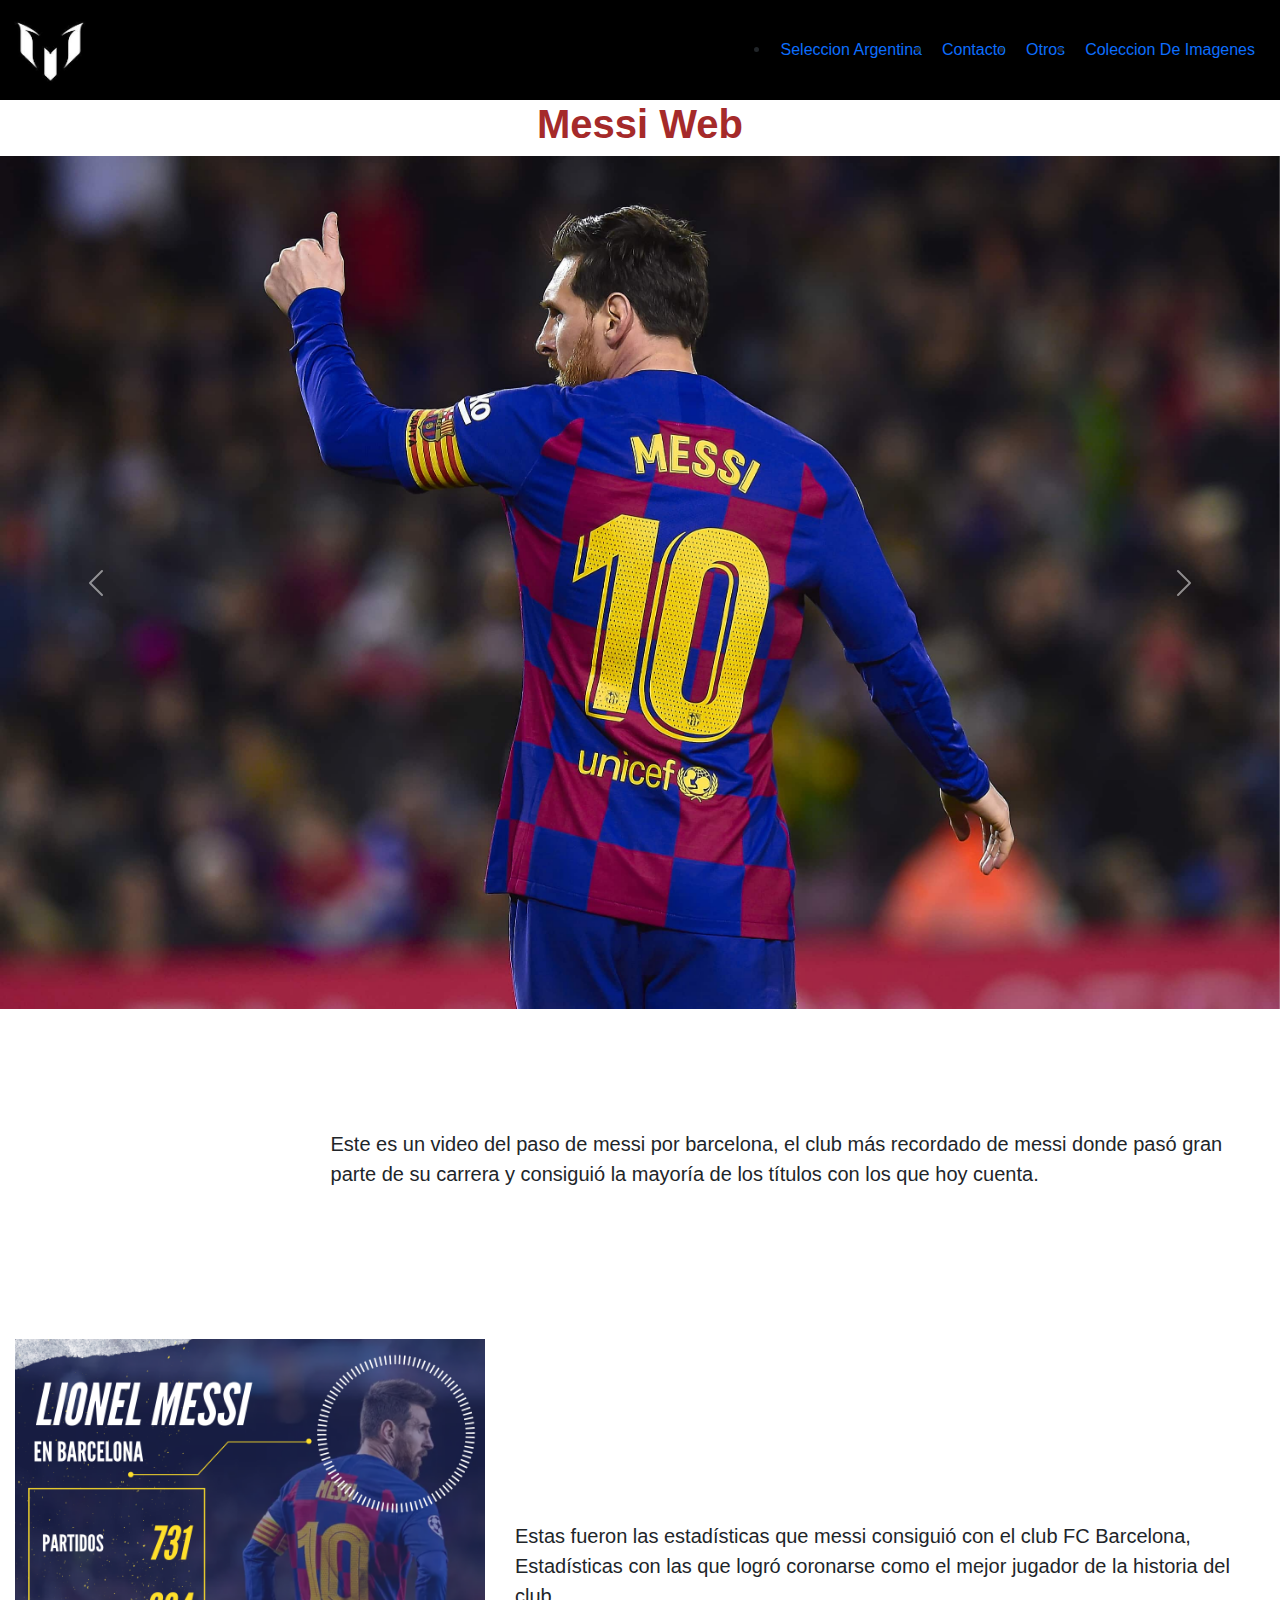
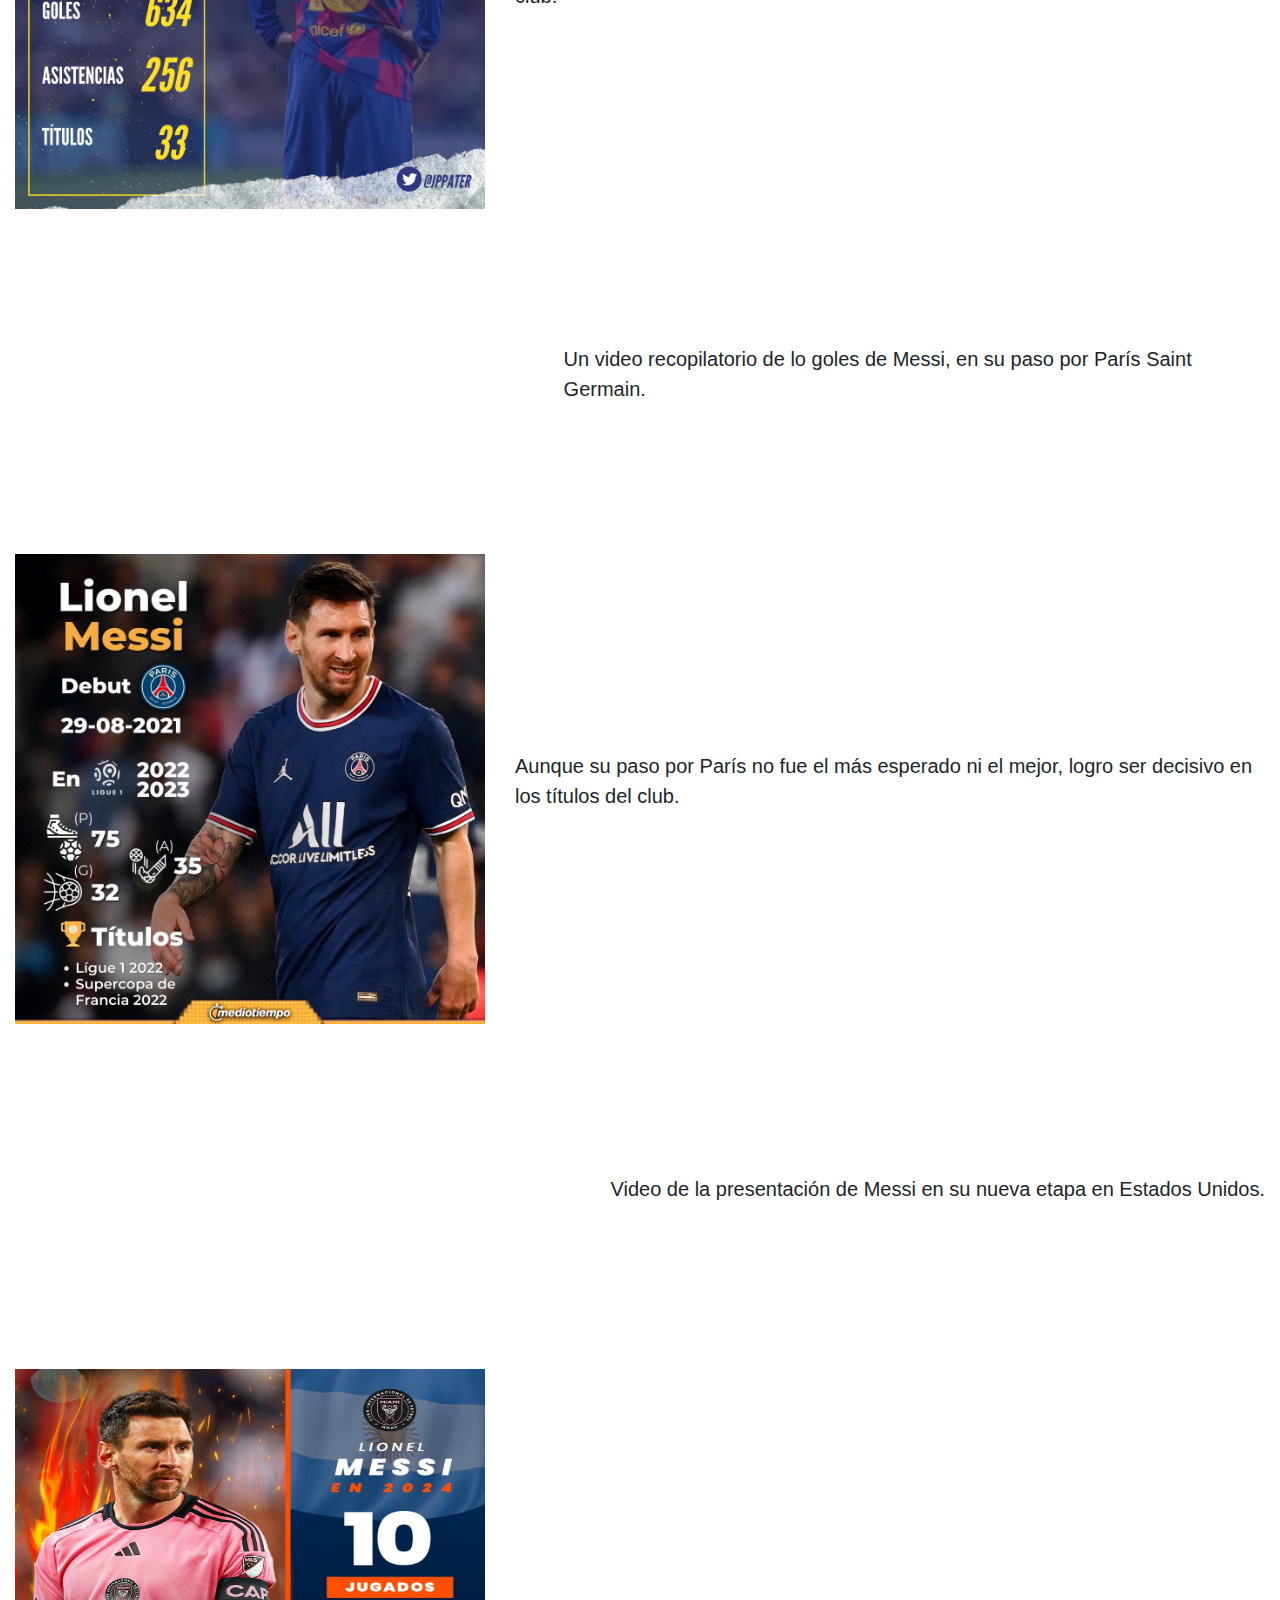
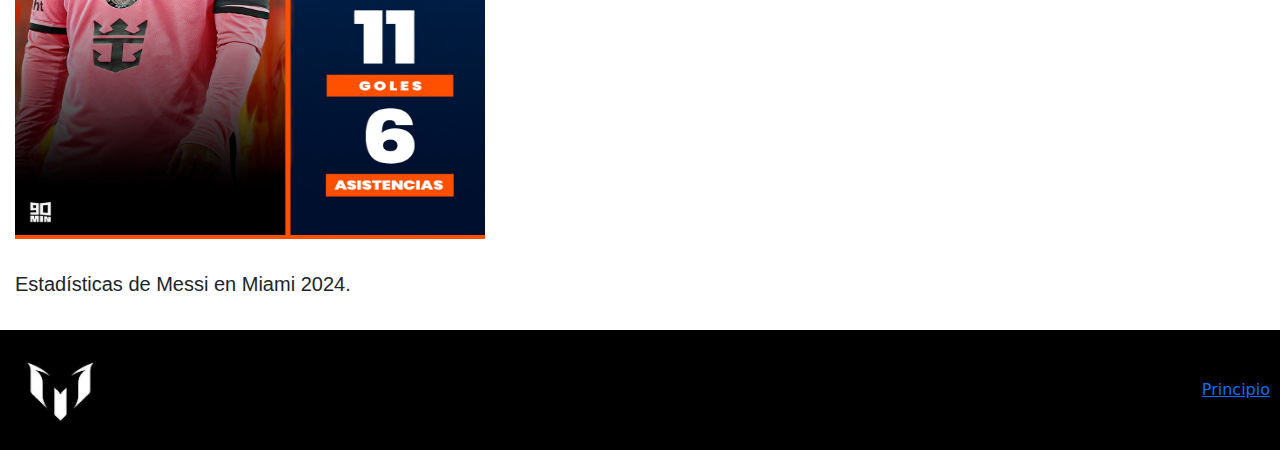
<file: index.html>
<!DOCTYPE html>
<html lang="en">
<head>
    <meta charset="UTF-8">
    <meta name="viewport" content="width=device-width, initial-scale=1.0">
    <title>ProyectoFinal|Castillo</title>
    <link rel="stylesheet" href="css/style.css">
</head>
<body>

    <header>
        <img src="imagenes/Logo/16797841336211.jpg" alt="Logo" class="logo">
        <nav>
            <ul>
                <li><a href="html/argentina.html">Seleccion Argentina </a></li>
                <li><a href="html/contacto.html">Contacto </a></li>
                <li><a href="html/otros.html">Otros </a></li>
                <li><a href="html/coleccionDeImagenes.html">Coleccion De Imagenes </a></li>
            </ul>
        </nav>
    </header>

    <div>
        <h1 class="messiweb"><strong>Messi Web</strong></h1>
        <div id="carouselExample" class="carousel slide">
            <div class="carousel-inner">
              <div class="carousel-item active">
                <img src="imagenes/Barcelona/lionel-messi-barcelona.jpg" class="d-block w-100" alt="barcelona">
              </div>
              <div class="carousel-item">
                <img src="imagenes/PSG/230604065456-01-lionel-messi-psg-0603.jpg" class="d-block w-100" alt="psg">
              </div>
              <div class="carousel-item">
                <img src="imagenes/InterMiami/lionel-messi-inter-miami.webp" class="d-block w-100" alt="intermiami">
              </div>
            </div>
            <button class="carousel-control-prev" type="button" data-bs-target="#carouselExample" data-bs-slide="prev">
              <span class="carousel-control-prev-icon" aria-hidden="true"></span>
              <span class="visually-hidden">Previous</span>
            </button>
            <button class="carousel-control-next" type="button" data-bs-target="#carouselExample" data-bs-slide="next">
              <span class="carousel-control-next-icon" aria-hidden="true"></span>
              <span class="visually-hidden">Next</span>
            </button>
          </div>
    </div>

    <div class="Barcelona">
        <section class="section1barcelona"> 
            <iframe width="560" height="315" src="https://www.youtube.com/embed/jqlxti9oYzw?si=rKlfAChsulRVw2VB" title="YouTube video player" frameborder="0" allow="accelerometer; autoplay; clipboard-write; encrypted-media; gyroscope; picture-in-picture; web-share" referrerpolicy="strict-origin-when-cross-origin" allowfullscreen></iframe>
            <p>Este es un video del paso de messi por barcelona, el club más recordado de messi donde pasó gran parte de su carrera y consiguió la mayoría de los títulos con los que hoy cuenta.<p> 
        </section>
        <section class="section2barcelona">
            <img src="imagenes/Barcelona/estadisticas.png" alt="Estadisticas" class="estadisticas">
            <p>Estas fueron las estadísticas que messi consiguió con el club FC Barcelona, Estadísticas con las que logró coronarse como el mejor jugador de la historia del club.</p>
         </section>
    </div>
        
    <div class="PSG">
        <section class="section1psg">
            <iframe width="560" height="315" src="https://www.youtube.com/embed/bth3AQSqd7I?si=EnwzUM6GKWnVpIex" title="YouTube video player" frameborder="0" allow="accelerometer; autoplay; clipboard-write; encrypted-media; gyroscope; picture-in-picture; web-share" referrerpolicy="strict-origin-when-cross-origin" allowfullscreen></iframe>
            <p>Un video recopilatorio de lo goles de Messi, en su paso por París Saint Germain.</p>
        </section>
        <section class="section2psg">
            <img src="imagenes/PSG/estadisticas.jpg" alt="Estadisticas Psg" class="estadisticas">
            <p>Aunque su paso por París no fue el más esperado ni el mejor, logro ser decisivo en los títulos del club.</p>
        </section>
    </div>
    
    <div class="Inter Miami">

        <section class="section1intermiami">
            <iframe width="560" height="315" src="https://www.youtube.com/embed/esB0AkFIDeE?si=73RFMzTrDDKlBKxy" title="YouTube video player" frameborder="0" allow="accelerometer; autoplay; clipboard-write; encrypted-media; gyroscope; picture-in-picture; web-share" referrerpolicy="strict-origin-when-cross-origin" allowfullscreen></iframe>
            <p>Video de la presentación de Messi en su nueva etapa en Estados Unidos.</p> 
        </section>

        <section class="section2intermiami"> 
            <img src="imagenes/InterMiami/438818046_832115215609360_4021606353054203490_n.jpg" alt="Estadisticas 2024" class="estadisticas">
            <p>Estadísticas de Messi en Miami 2024.</p>

        </section>

    </div>
    
    <footer class="footer"> 
        <img src="imagenes/Logo/16797841336211.jpg" alt="Logo" class="logo">
        <a href="#">Principio</a>
    </footer>

    <link href="https://cdn.jsdelivr.net/npm/bootstrap@5.3.3/dist/css/bootstrap.min.css" rel="stylesheet" integrity="sha384-QWTKZyjpPEjISv5WaRU9OFeRpok6YctnYmDr5pNlyT2bRjXh0JMhjY6hW+ALEwIH" crossorigin="anonymous">

</body>
</html>
</file>
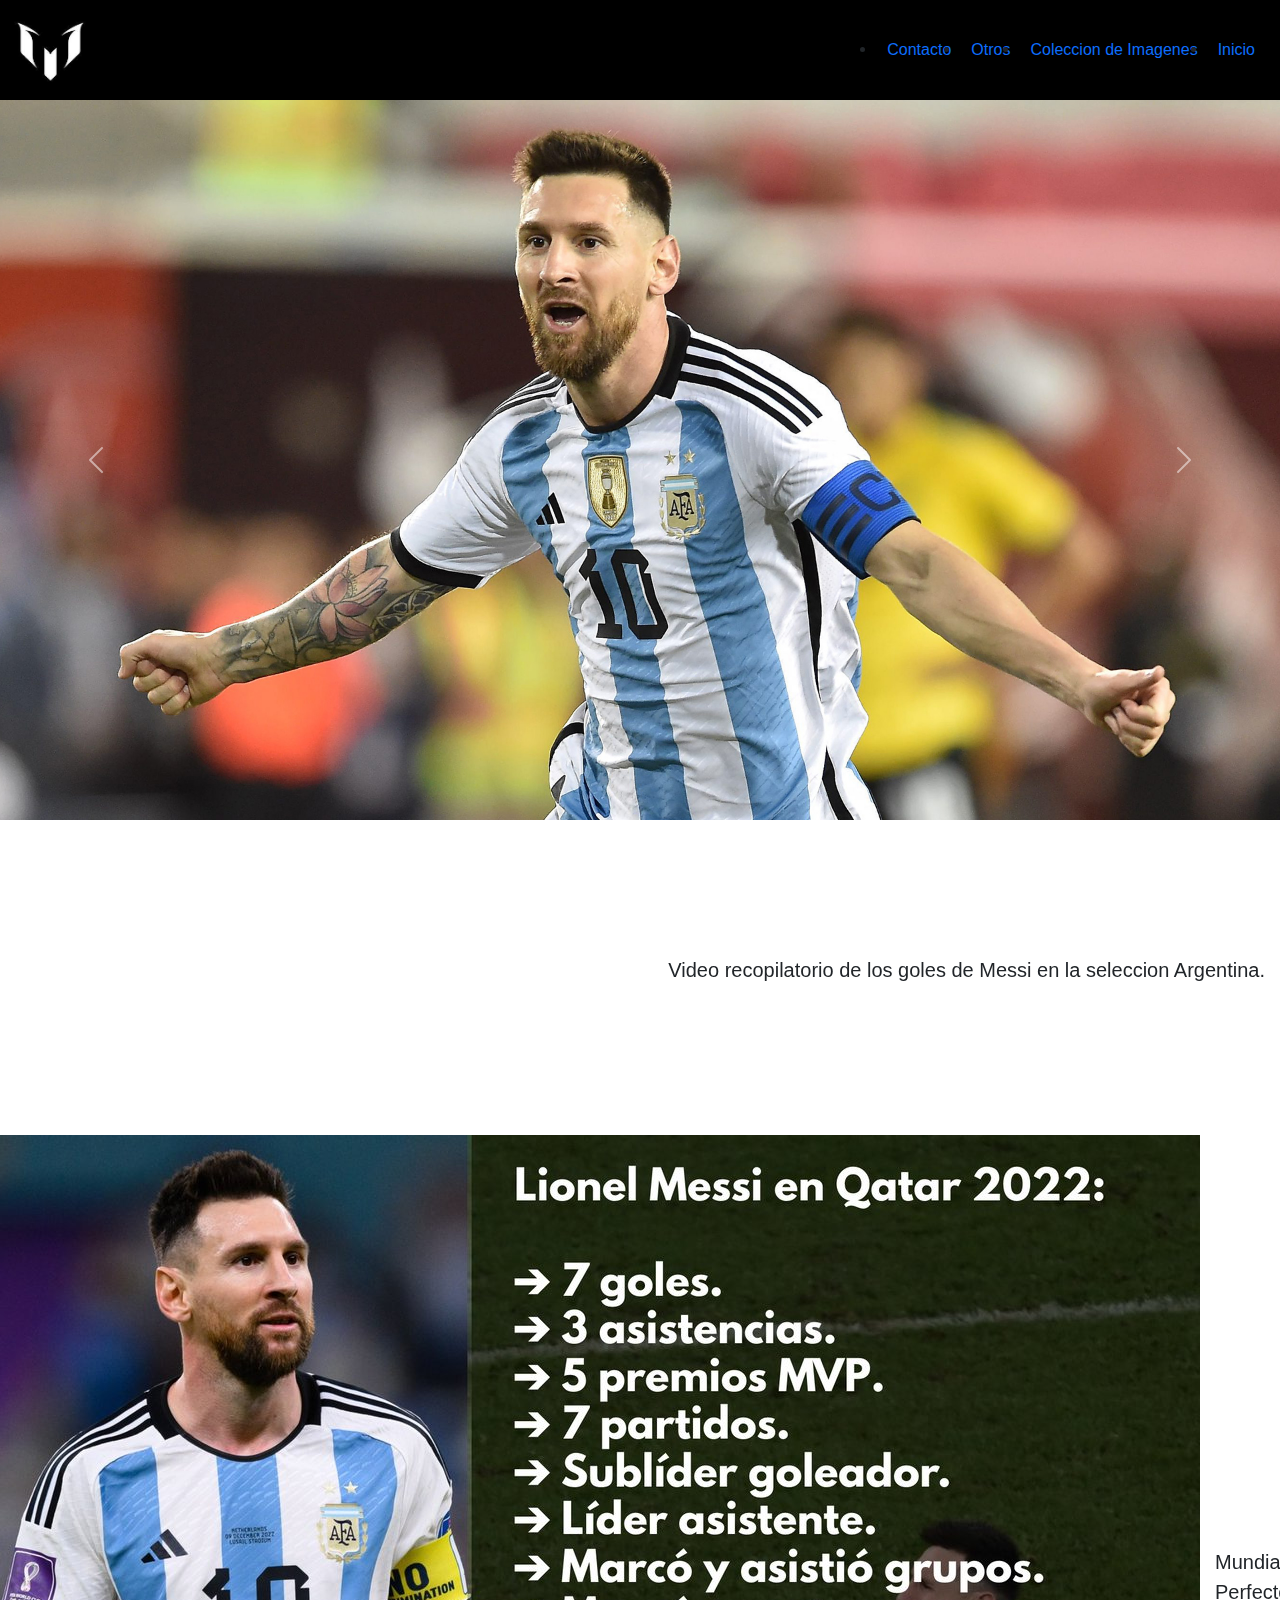
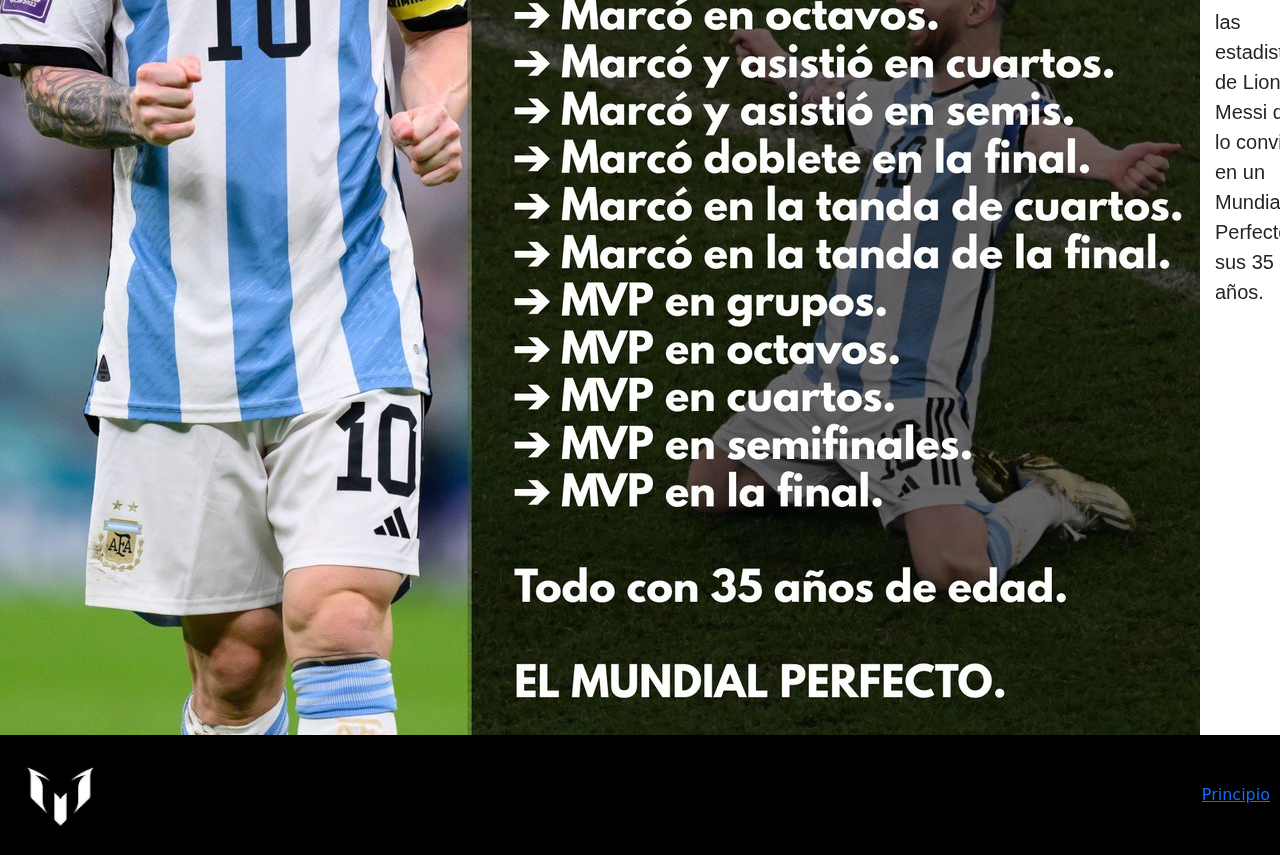
<file: html/argentina.html>
<!DOCTYPE html>
<html lang="en">
<head>
    <meta charset="UTF-8">
    <meta name="viewport" content="width=device-width, initial-scale=1.0">
    <title>Seleccion Argentina</title>
    <link rel="stylesheet" href="../css/style.css">
</head>
<body>
    <header>
        <img src="/imagenes/Logo/16797841336211.jpg" alt="Logo" class="logo">
        <nav>
            <ul>
                <li><a href="/html/contacto.html">Contacto</a></li>
                <li><a href="/html/otros.html">Otros</a></li>
                <li><a href="/html/coleccionDeImagenes.html">Coleccion de Imagenes</a></li>
                <li><a href="../index.html">Inicio</a></li>
            </ul>
        </nav>
    </header>

    <div id="carouselExample" class="carousel slide">
        <div class="carousel-inner">
          <div class="carousel-item active">
            <img src="/imagenes/Argentina/lionel-messi-2223-argentina-1.jpg" class="d-block w-100" alt="#">
          </div>
          <div class="carousel-item">
            <img src="/imagenes/Argentina/messi_seleccion_argentina_panama_monumental.webp" class="d-block w-100" alt="#">
          </div>
          <div class="carousel-item">
            <img src="/imagenes/Argentina/messi-vacaciones.webp" class="d-block w-100" alt="#">
          </div>
        </div>
        <button class="carousel-control-prev" type="button" data-bs-target="#carouselExample" data-bs-slide="prev">
          <span class="carousel-control-prev-icon" aria-hidden="true"></span>
          <span class="visually-hidden">Previous</span>
        </button>
        <button class="carousel-control-next" type="button" data-bs-target="#carouselExample" data-bs-slide="next">
          <span class="carousel-control-next-icon" aria-hidden="true"></span>
          <span class="visually-hidden">Next</span>
        </button>
      </div>

    <div class="Argentina">
      <section class="argentina video">
        <iframe width="560" height="315" src="https://www.youtube.com/embed/aTK5oB3-ITg?si=VORmfZ5M3EwsqMtF" title="YouTube video player" frameborder="0" allow="accelerometer; autoplay; clipboard-write; encrypted-media; gyroscope; picture-in-picture; web-share" referrerpolicy="strict-origin-when-cross-origin" allowfullscreen></iframe>
        <p>Video recopilatorio de los goles de Messi en la seleccion Argentina.</p>
      </section>
    
      <section class="mundialperfecto">
        <img src="/imagenes/Argentina/perfecto.jpg" alt="Perfecto">
        <p>Mundial Perfecto, las estadisticas de Lionel Messi que lo convierte en un Mundial Perfecto a sus 35 años.</p>
      </section>
      </div>

    <footer class="footer">
        <img src="/imagenes/Logo/16797841336211.jpg" alt="Logo" class="logo">
        <a href="#">Principio</a>
    </footer>

    <link href="https://cdn.jsdelivr.net/npm/bootstrap@5.3.3/dist/css/bootstrap.min.css" rel="stylesheet" integrity="sha384-QWTKZyjpPEjISv5WaRU9OFeRpok6YctnYmDr5pNlyT2bRjXh0JMhjY6hW+ALEwIH" crossorigin="anonymous">

</body>
</html>
</file>
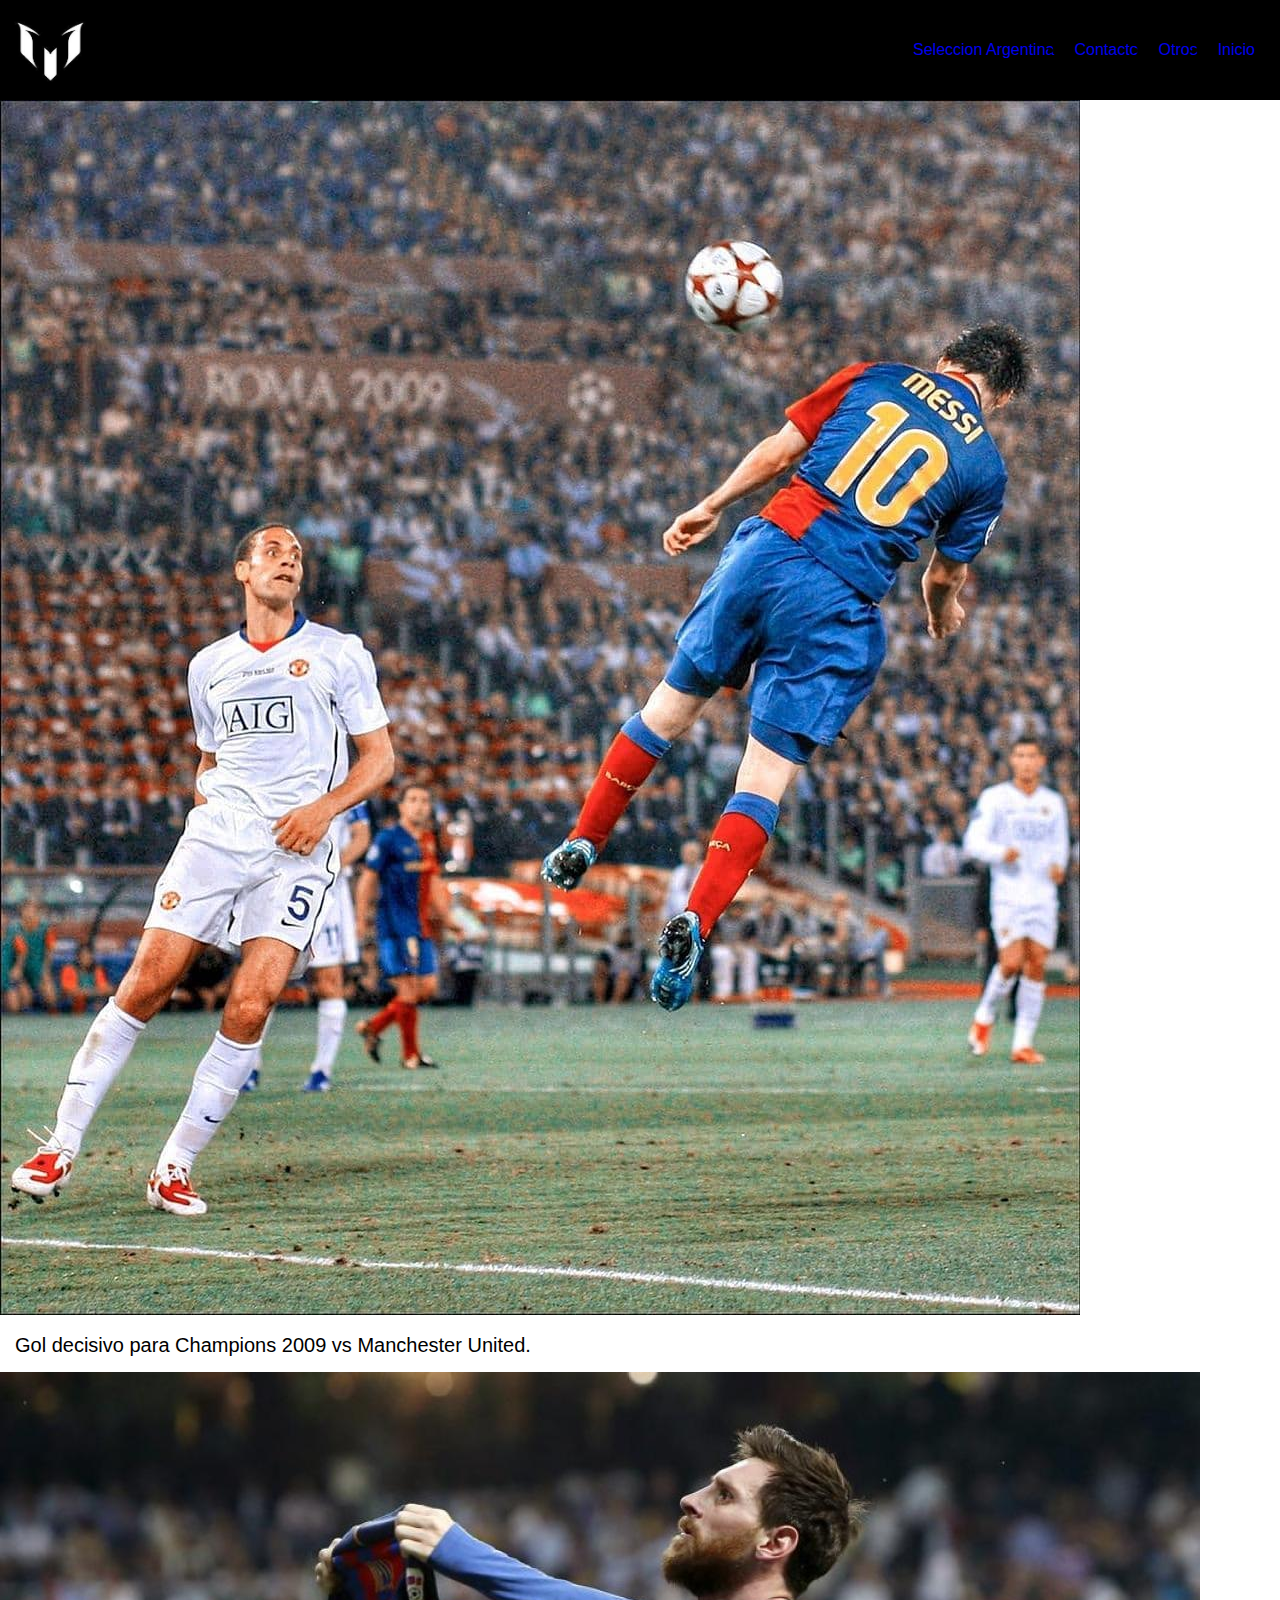
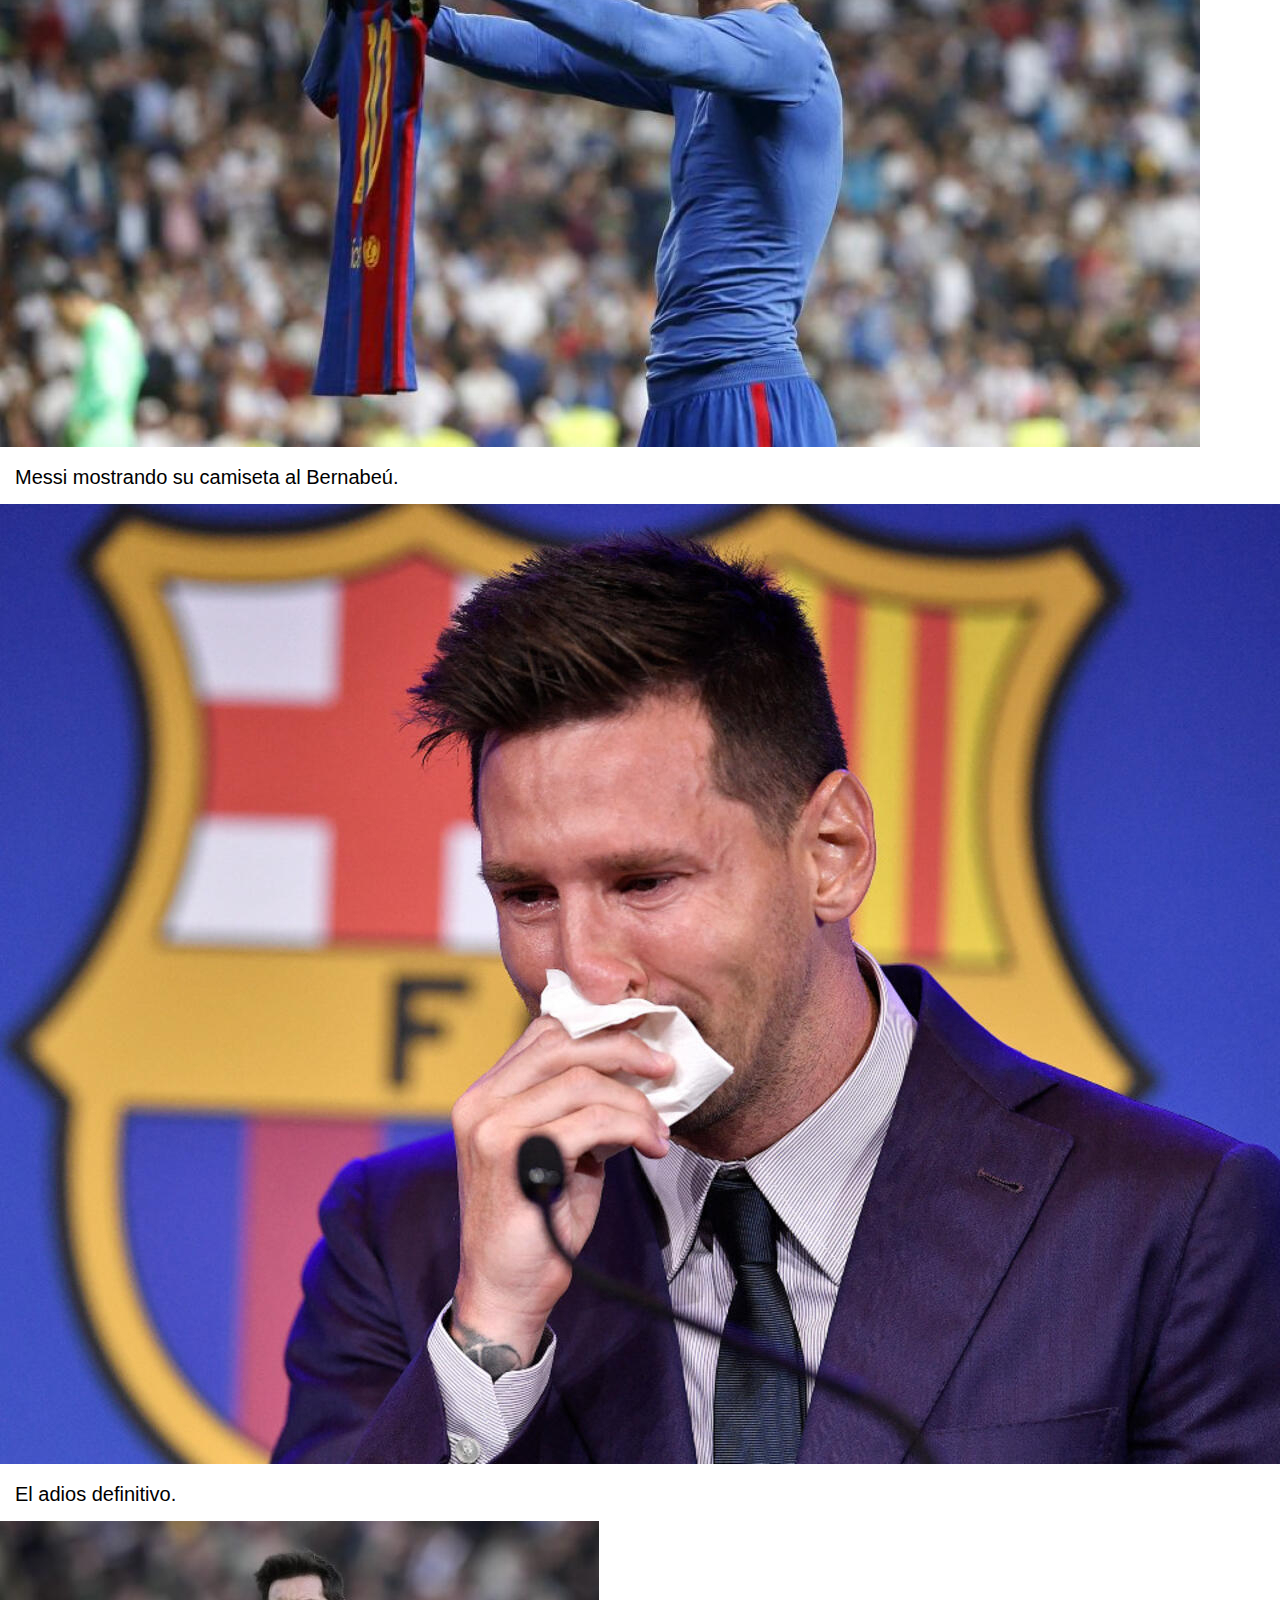
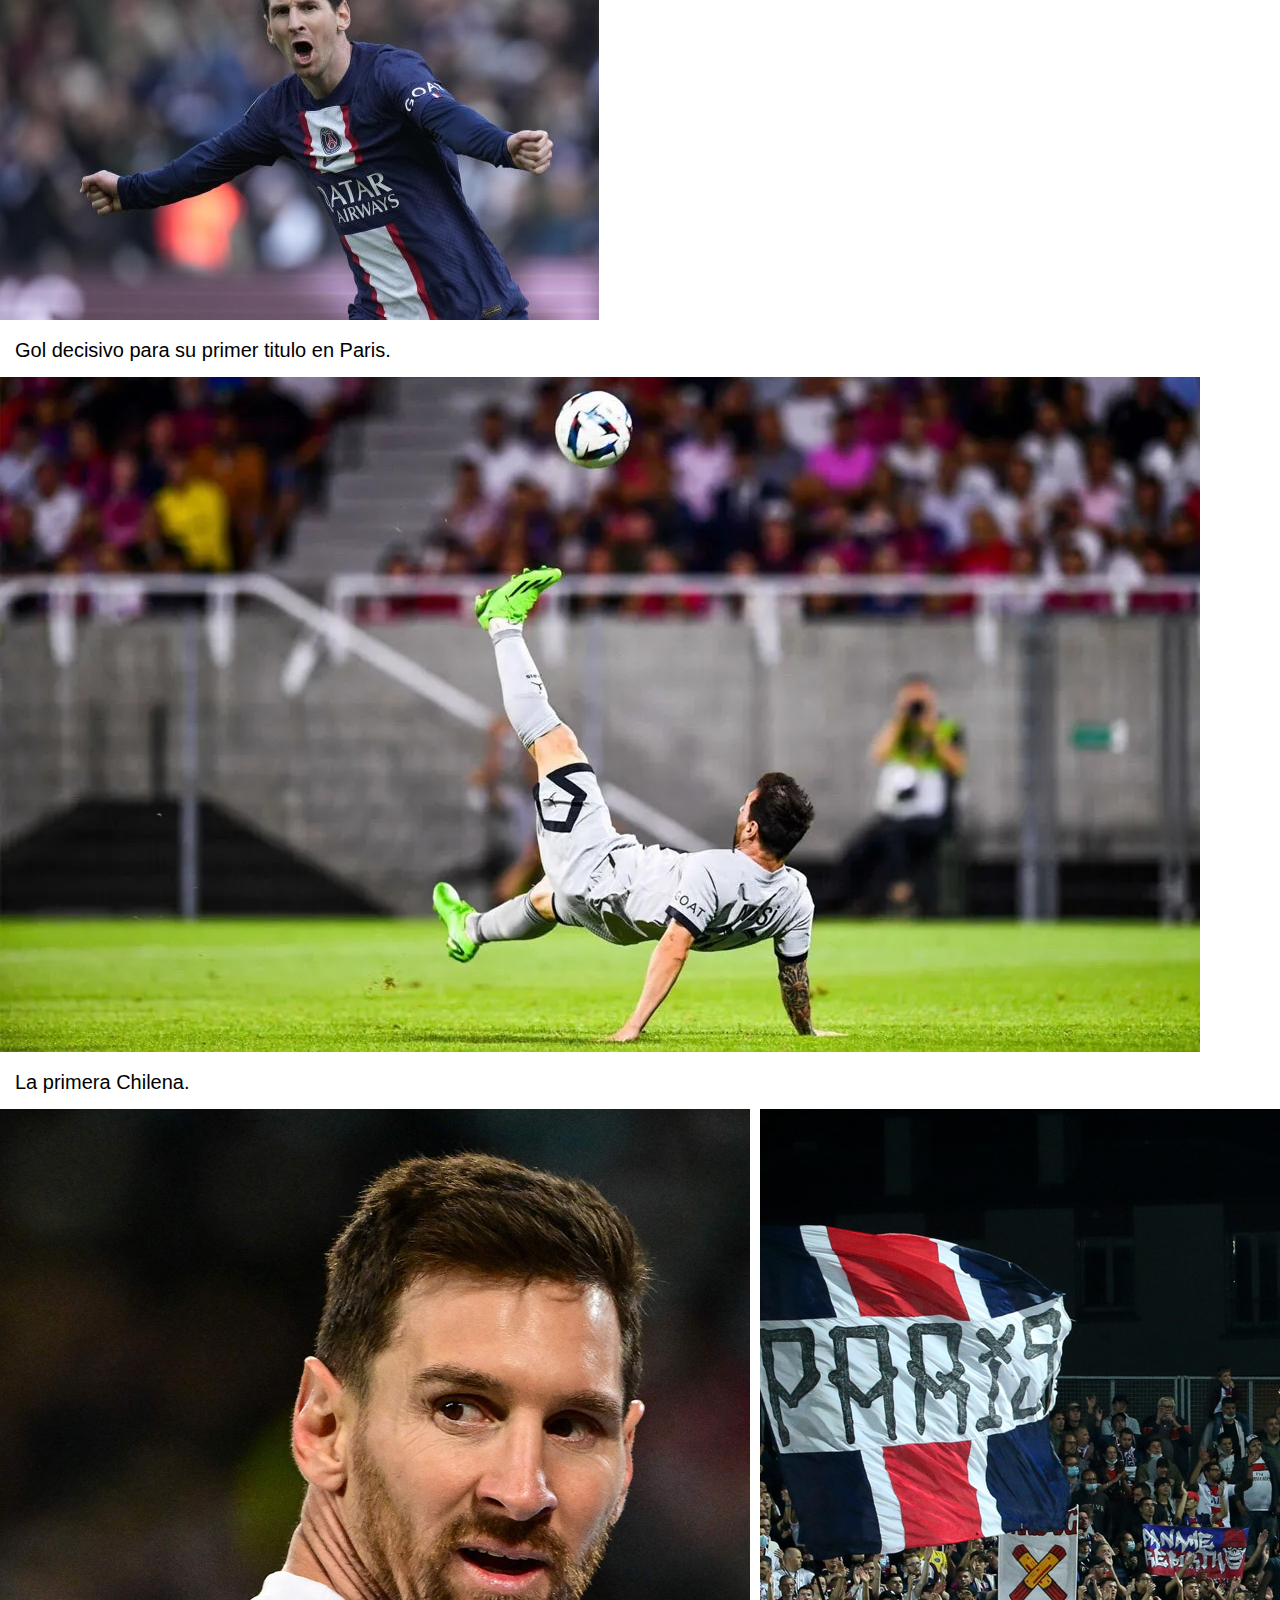
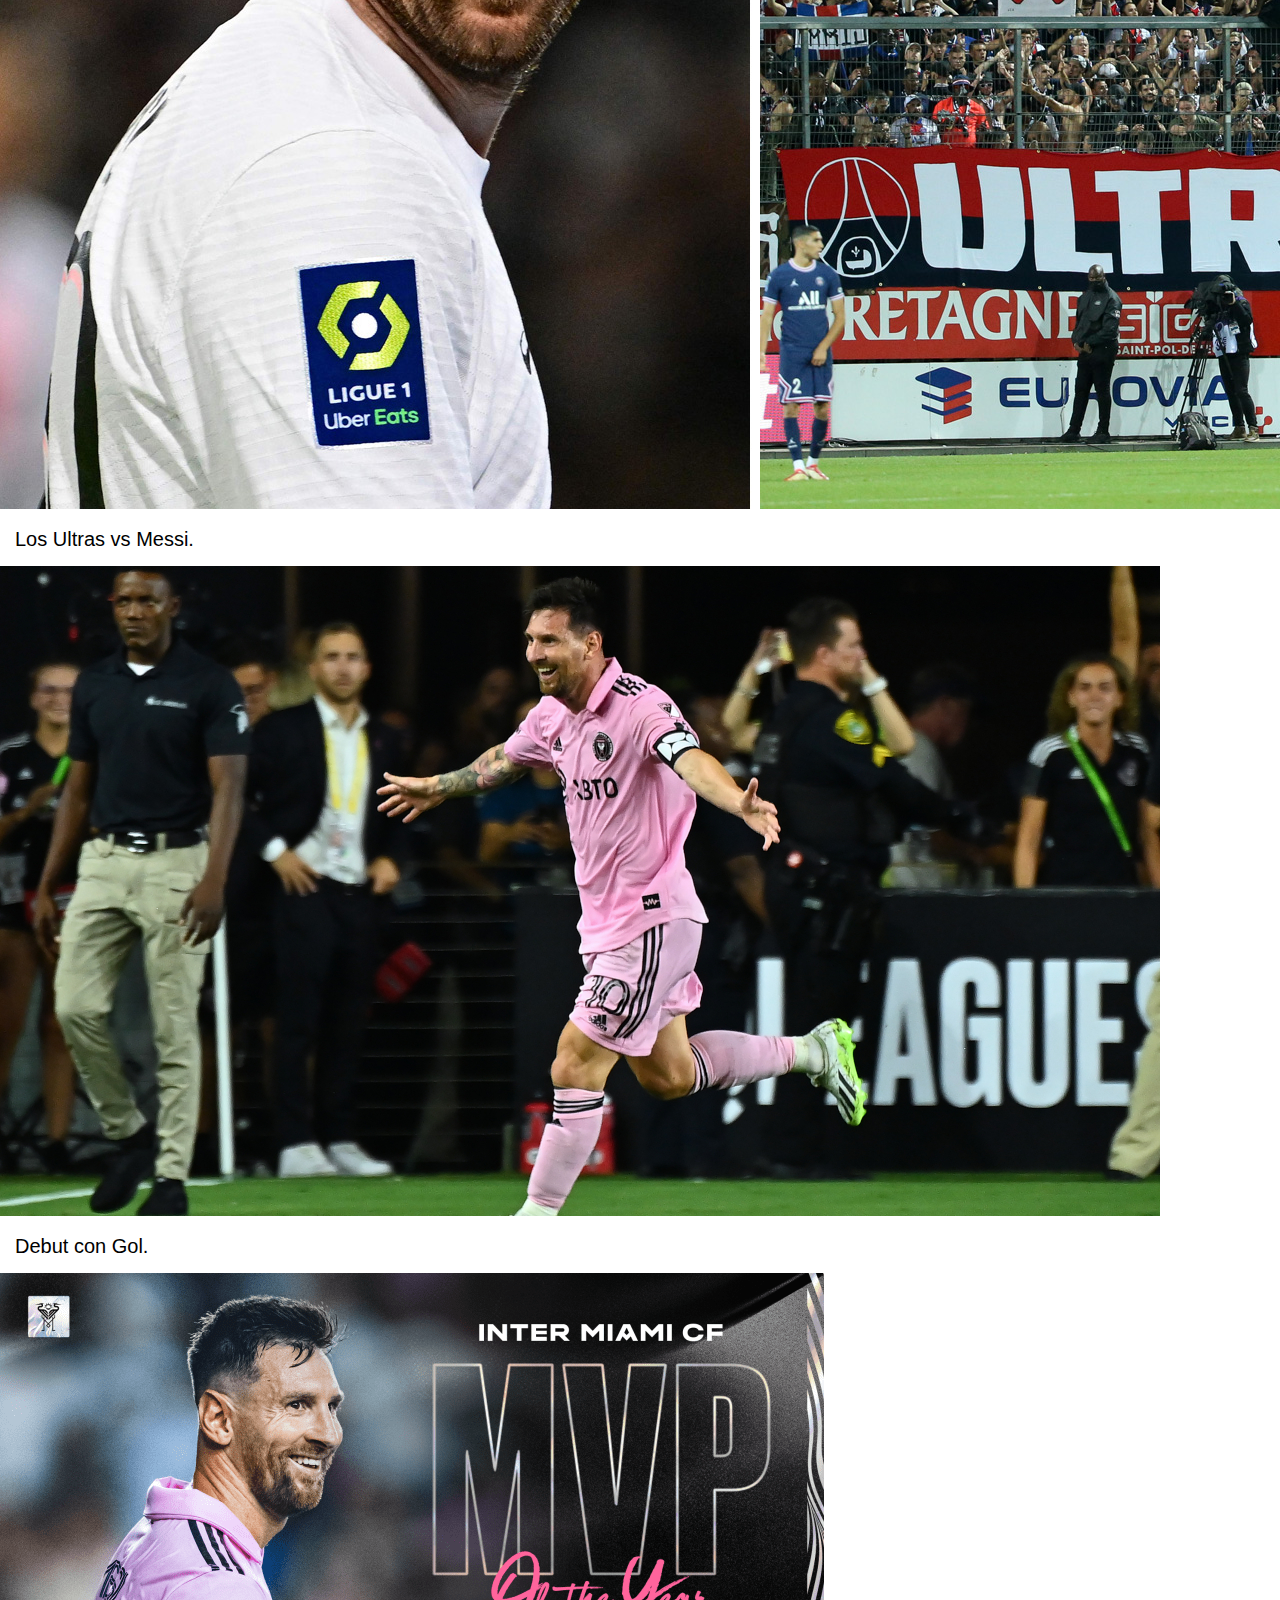
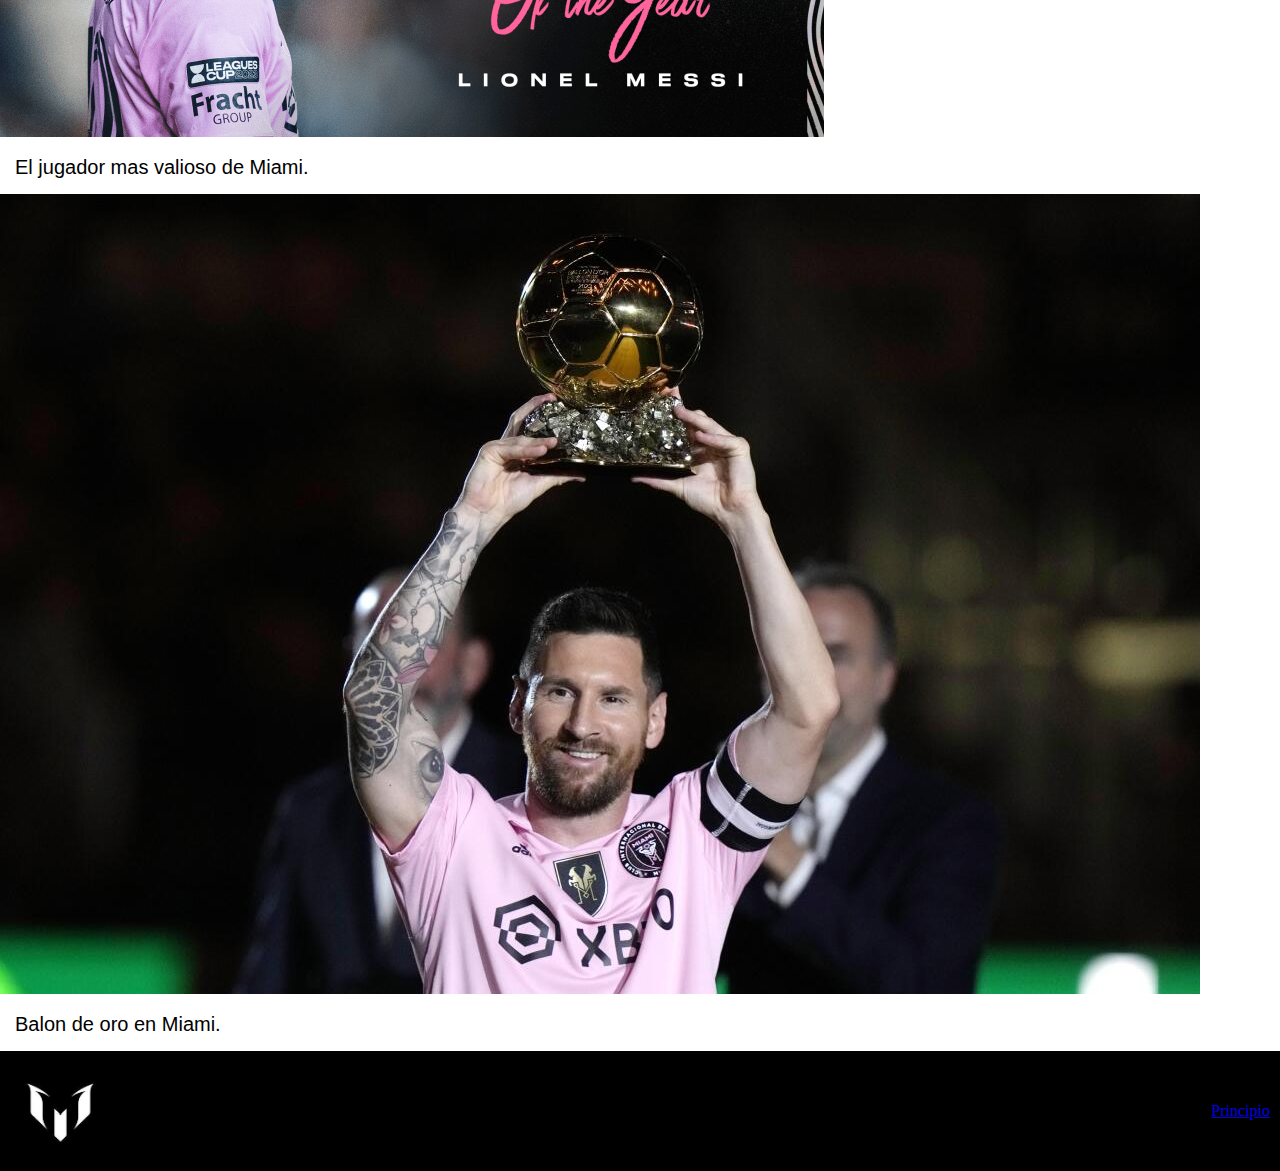
<file: html/coleccionDeImagenes.html>
<!DOCTYPE html>
<html lang="en">
<head>
    <meta charset="UTF-8">
    <meta name="viewport" content="width=device-width, initial-scale=1.0">
    <title>Coleccion de Imagenes</title>
    <link rel="stylesheet" href="../css/style.css">
</head>
<body>
    <header>
        <img src="/imagenes/Logo/16797841336211.jpg" alt="Logo" class="logo">
        <nav>
            <ul>
                <li><a href="/html/argentina.html">Seleccion Argentina</a></li>
                <li><a href="/html/contacto.html">Contacto</a></li>
                <li><a href="/html/otros.html">Otros</a></li>
                <li><a href="../index.html">Inicio</a></li>
            </ul>
        </nav>
    </header>

    <div class="coleccion de imagenes">
        <section class="barcelona">
            <img src="/imagenes/Coleccion de Imagenes/2009.jpg" alt="2009"> 
            <p>Gol decisivo para Champions 2009 vs Manchester United.</p>
            <img src="/imagenes/Coleccion de Imagenes/camiseta.jpg" alt="camiseta">
            <p>Messi mostrando su camiseta al Bernabeú.</p>
            <img src="/imagenes/Coleccion de Imagenes/messi bye.jpg" alt="adios">
            <p>El adios definitivo.</p>
        </section>

        <section class="psg"> 
            <img src="/imagenes/Coleccion de Imagenes/goldeltitulo.jpg" alt="goltitulo">
            <p>Gol decisivo para su primer titulo en Paris.</p>
            <img src="/imagenes/Coleccion de Imagenes/messichilenajpg.webp" alt="chilena">
            <p>La primera Chilena.</p>
            <img src="/imagenes/Coleccion de Imagenes/ultrasvsmessi.webp" alt="ultrasvsmessi">
            <p>Los Ultras vs Messi.</p>
        </section>

        <section class="inter miami"> 
            <img src="/imagenes/Coleccion de Imagenes/debutgol.jpg" alt="debutgol">
            <p>Debut con Gol.</p>
            <img src="/imagenes/Coleccion de Imagenes/masvaliosoIM.png" alt="mvp">
            <p>El jugador mas valioso de Miami.</p>
            <img src="/imagenes/Coleccion de Imagenes/balondeoro.jpg" alt="balondeoro">
            <p>Balon de oro en Miami.</p>
        </section>
    </div>

    <footer class="footer">
        <img src="/imagenes/Logo/16797841336211.jpg" alt="Logo" class="logo">
        <a href="#">Principio</a>
    </footer>
</body>
</html>
</file>
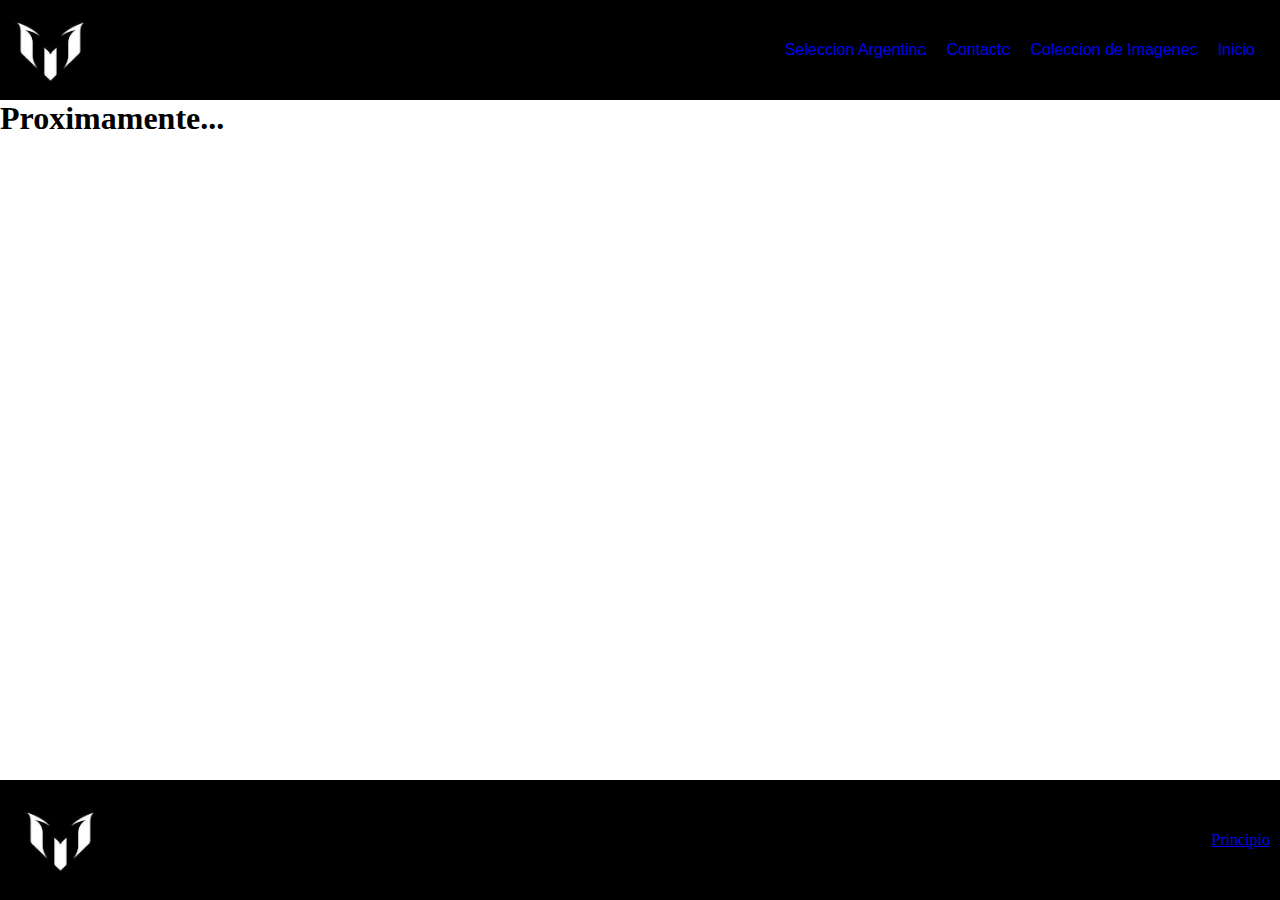
<file: html/otros.html>
<!DOCTYPE html>
<html lang="en">
<head>
    <meta charset="UTF-8">
    <meta name="viewport" content="width=device-width, initial-scale=1.0">
    <title>Otros</title>
    <link rel="stylesheet" href="../css/style.css">
</head>
<body>
    <header>
        <img src="/imagenes/Logo/16797841336211.jpg" alt="Logo" class="logo">
        <nav>
            <ul>
                <li><a href="/html/argentina.html">Seleccion Argentina</a></li>
                <li><a href="/html/contacto.html">Contacto</a></li>
                <li><a href="/html/coleccionDeImagenes.html">Coleccion de Imagenes</a></li>
                <li><a href="../index.html">Inicio</a></li>
            </ul>
        </nav>
    </header>

    <h1>Proximamente...</h1>

    <footer class="footer">
        <img src="/imagenes/Logo/16797841336211.jpg" alt="Logo" class="logo">
        <a href="#">Principio</a>
    </footer>
</body>
</html>
</file>
<file: css/style.css>
/*# sourceMappingURL=style.css.map */

*{
    margin: 0;
    bottom: 0;
}

body{
display: flex;
flex-direction: column;
min-height: 100vh;
}

header{
    background-color: black;
    display: flex;
    justify-content: space-between;
    align-items: center;
}
p{
    font-family: Arial, Helvetica, sans-serif;
    padding: 15px;
    font-size: 20px;
}
.messiweb{
    display: flex;
    justify-content: center;
    font-family: Arial, Helvetica, sans-serif;
    color: brown;
}

header nav ul{
    margin: 15px;
    bottom: 15px;
    display: flex;
    justify-content: space-between;
    align-items: center;
}

header nav ul li a{
    text-decoration: none;
    margin: 10px;
    font-family: Arial, Helvetica, sans-serif;
}

.section1barcelona{
    display: flex;
    justify-content: space-between;
    align-items: center;
}

.section2barcelona{
    display: flex;
    justify-content: space-between;
    align-items: center;
}

.section1psg{
    display: flex;
    justify-content: space-between;
    align-items: center;
}

.section2psg{
    display: flex;
    justify-content: space-between;
    align-items: center;
}

.section1intermiami{
    display: flex;
    justify-content: space-between;
    align-items: center;
}

.argentina{
    display: flex;
    justify-content: space-between;
    align-items: center;
}

.mundialperfecto{
    display: flex;
    justify-content: space-between;
    align-items: center;
}

a:hover{
    color: white;    
}

.logo{
    height: 100px;
}

.estadisticas{
    width: 500px;
    height: 500px;
    padding: 15px;
}

.footer{
    display: flex;
    background-color: black;
    padding: 10px;
    justify-content: space-between;
    align-items: center;
    margin-top: auto;
}
</file>
